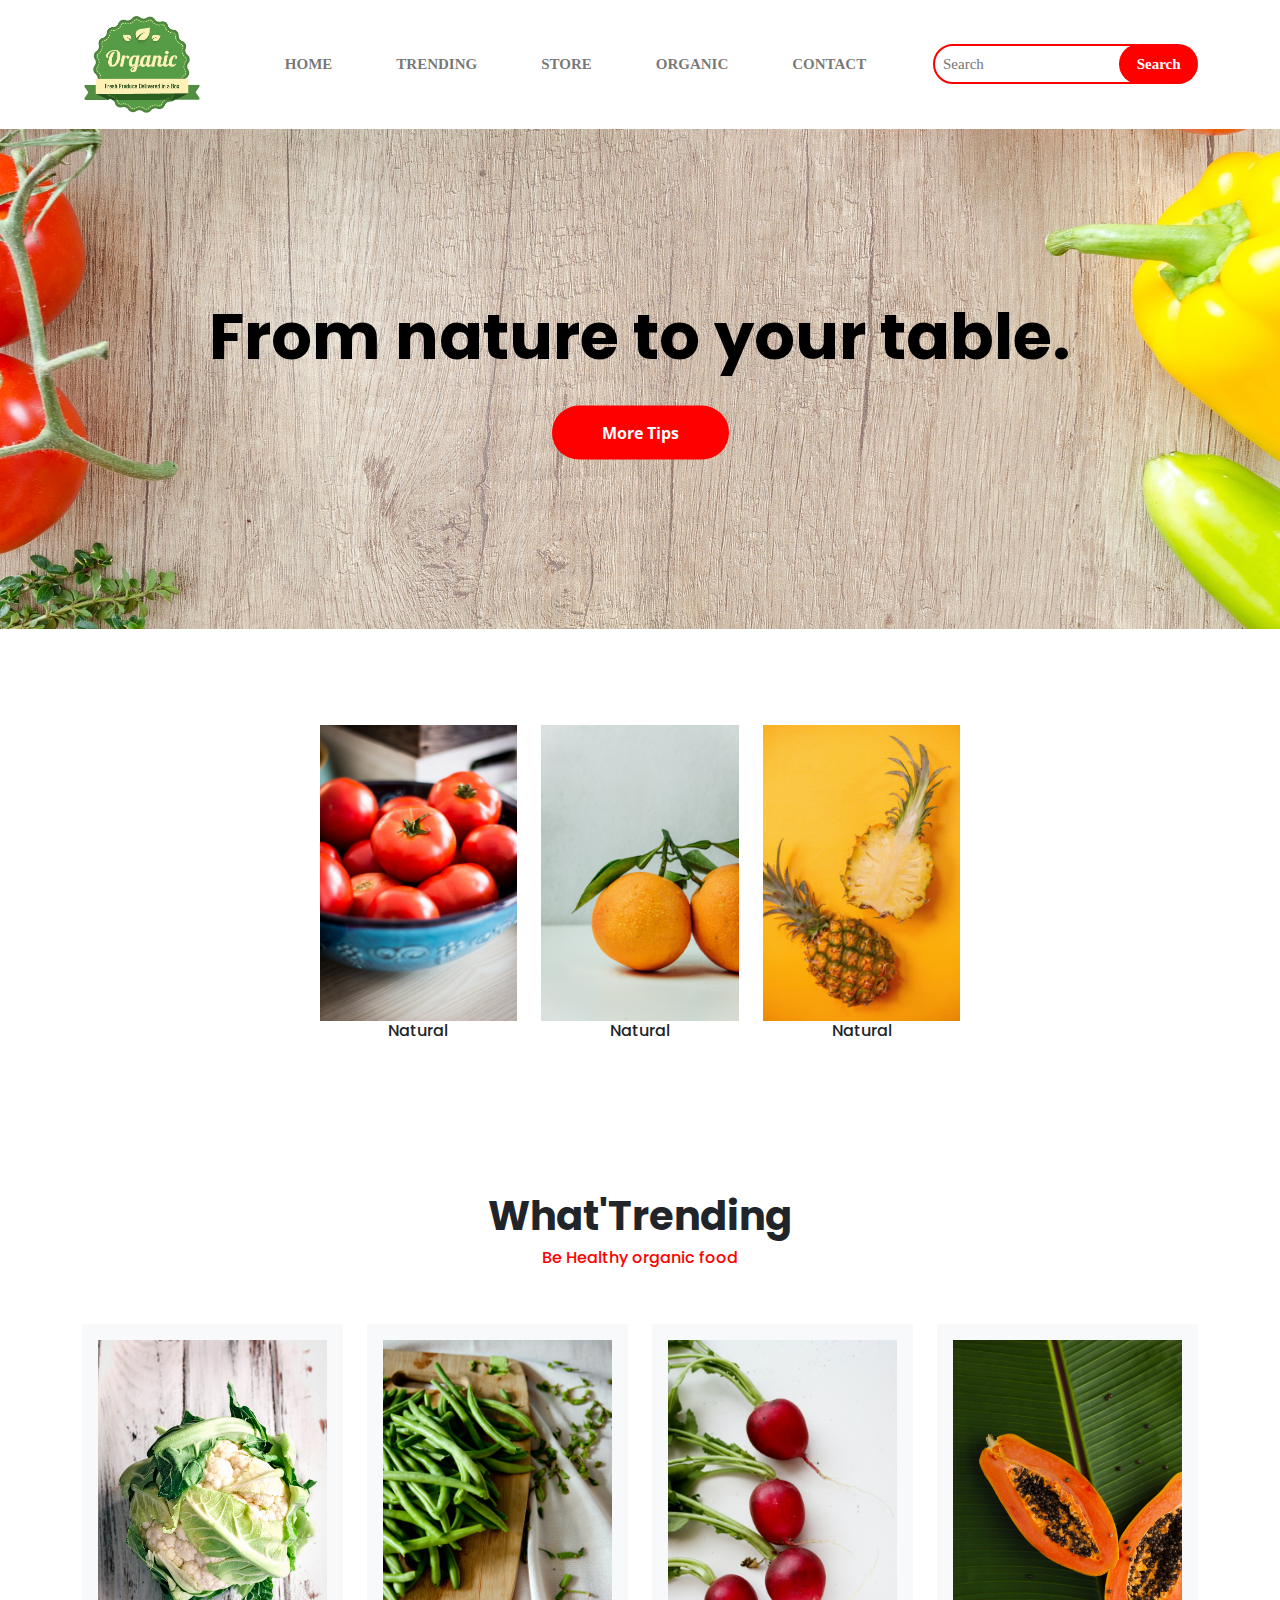
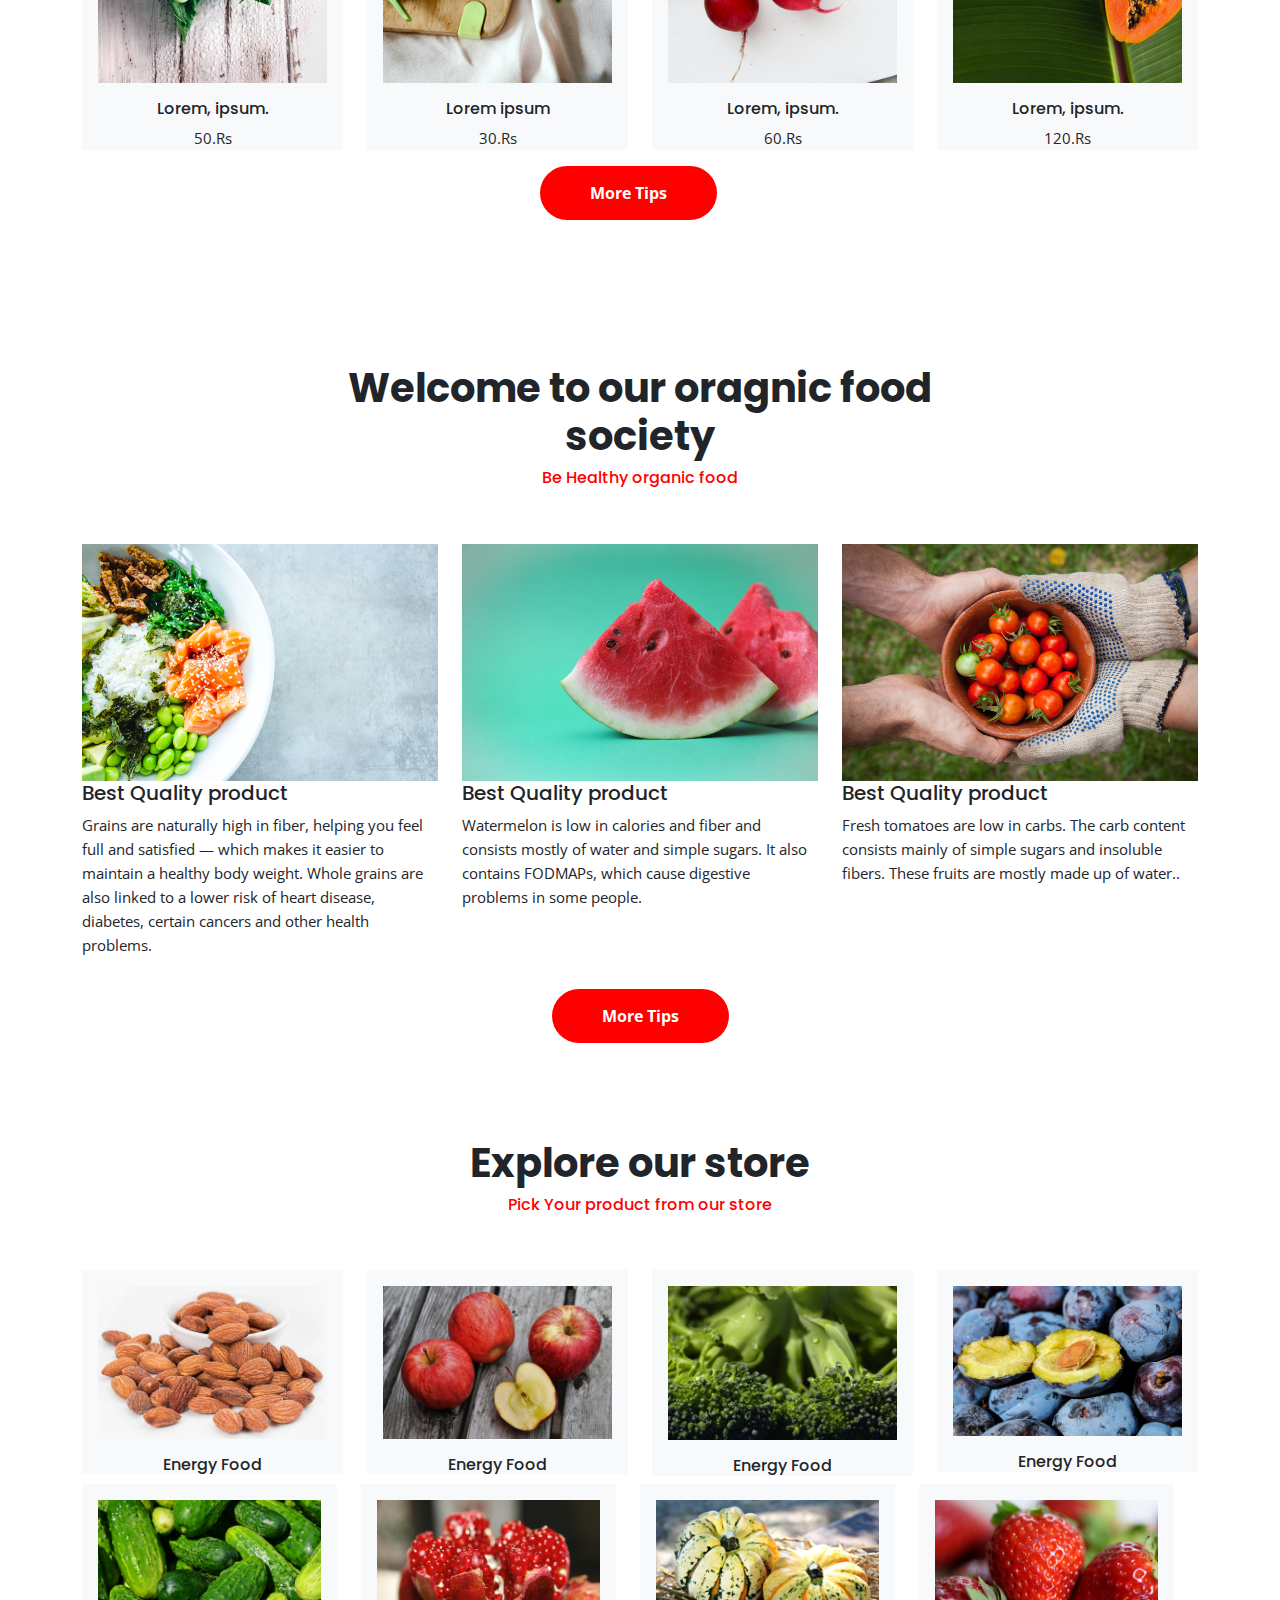
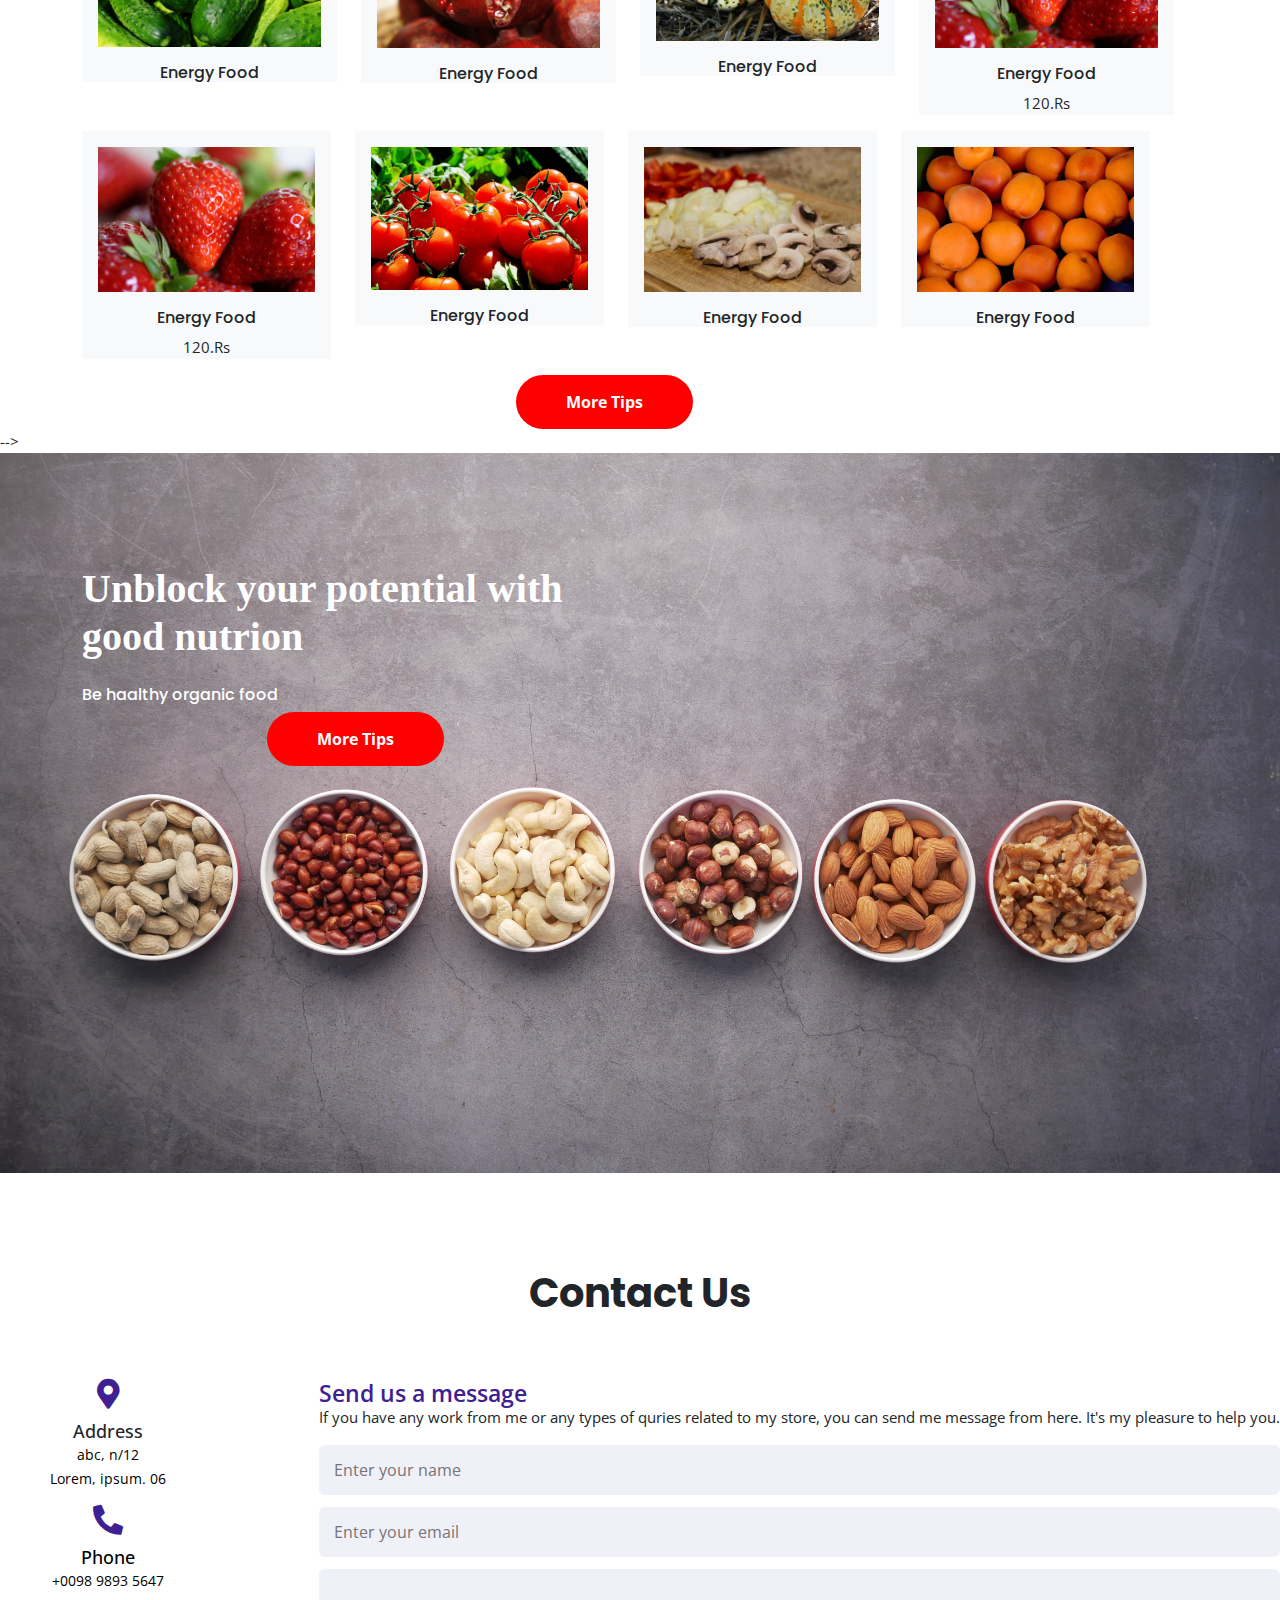
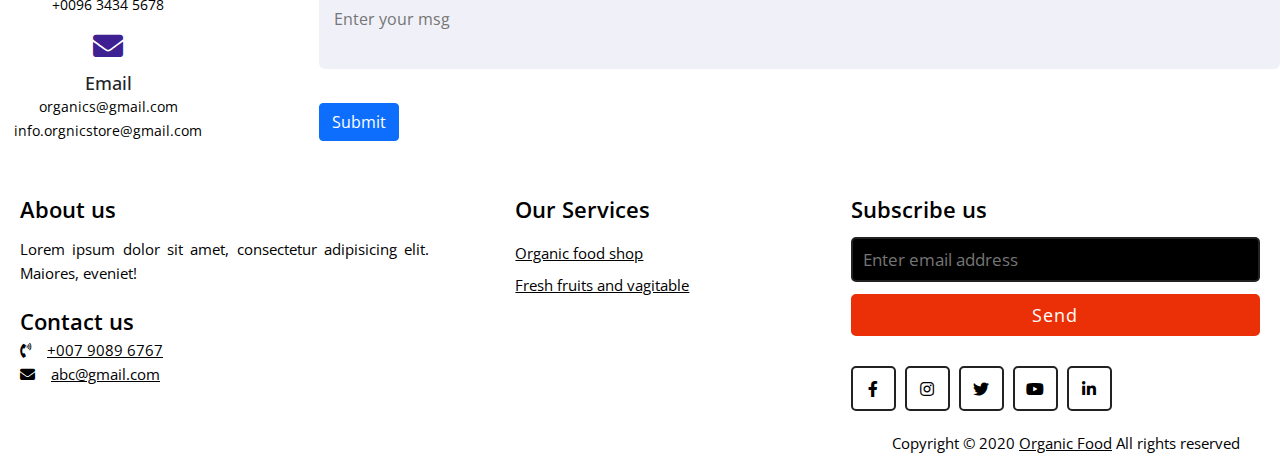
<file: index.html>
<!doctype html>
<html lang="en">

<head>
  <!-- Required meta tags -->
  <meta charset="utf-8">
  <meta name="viewport" content="width=device-width, initial-scale=1">
  <!-- font awsome link -->
  <link rel="stylesheet" href="https://cdnjs.cloudflare.com/ajax/libs/font-awesome/5.15.4/css/all.min.css"
    integrity="sha512-1ycn6IcaQQ40/MKBW2W4Rhis/DbILU74C1vSrLJxCq57o941Ym01SwNsOMqvEBFlcgUa6xLiPY/NS5R+E6ztJQ=="
    crossorigin="anonymous" referrerpolicy="no-referrer" />
  <!-- google font -->
  <link
    href="https://fonts.googleapis.com/css2?family=Open+Sans:ital,wght@0,300;0,400;0,500;0,600;0,700;0,800;1,300;1,400;1,500;1,600;1,700;1,800&family=Poppins:ital,wght@0,100;0,200;0,300;0,500;0,600;0,700;0,800;0,900;1,100;1,200;1,300;1,400;1,500;1,600;1,700;1,800;1,900&display=swap"
    rel="stylesheet">

  <!-- Bootstrap CSS -->
  <link href="css/bootstrap.min.css" rel="stylesheet">

  <title>Organic product shop</title>
  <link rel="stylesheet" href="css/style.css">
</head>

<body>
  <!-- navbar -->
  <nav class="navbar navbar-expand-lg navbar-light">
    <div class="container">
      <a class="navbar-brand" href="#">
        <img src="img1/og1.jpg" class="img-fluid">
      </a>
      <button class="navbar-toggler" type="button" data-bs-toggle="collapse" data-bs-target="#navbarScroll"
        aria-controls="navbarScroll" aria-expanded="false" aria-label="Toggle navigation">
        <span class="navbar-toggler-icon"></span>
      </button>
      <div class="collapse navbar-collapse" id="navbarScroll">
        <ul class="navbar-nav m-auto my-2 my-lg-0">
          <li class="nav-item">
            <a class="nav-link " href="index.html">Home</a>
          </li>
          <li class="nav-item">
            <a class="nav-link" href="trending.html">Trending</a>
          </li>
          <li class="nav-item">
            <a class="nav-link" href="store.html">Store</a>
          </li>
          <li class="nav-item">
            <a class="nav-link" href="organic.htm">Organic</a>
          </li>
          <li class="nav-item">
            <a class="nav-link" href="contact.html">contact</a>
          </li>
          <!-- <form class="d-flex">
            ui close nahi tha code me or ui ka wtna width nahi tha
            btn ke liye % use maat karo
            or aagar karna hai hai to ek div me wrap karo or uska specific width and high do
          </form> -->
        </ul>
        <form class="d-flex" style="font-family: Georgia, 'Times New Roman', Times, serif;">

          <input class=" px-2 search" type="search" placeholder="Search" aria-label="Search ">
          <button class="btn0" type="submit">Search</button>
        </form>
      </div>
    </div>
  </nav>
  <!-- ==============heading============== -->
  <section class="hero-banner-serction">
    <div class="container">
      <div class="banner-content">
        <h1>From nature to your table.</h1>
        <button type="button" class="btn banner-btn">More Tips</button>
      </div>
    </div>
  </section>
  <!-- ======================================== -->

  <section class="new">
    <div class="container py-5">
      <div class="row pt-5">
        <div class="col-lg-7 m-auto">
          <div class="row text-center">
            <div class="col-lg-4">
              <img src="img/f1.jpg" class="img-fluid" alt="tomato">
              <h6>Natural</h6>

            </div>
            <div class="col-lg-4">
              <img src="img/f18.jpg" class="img-fluid" alt="apple">
              <h6>Natural</h6>


            </div>
            <div class="col-lg-4">
              <img src="img/f17.jpg" class="img-fluid" alt="pine-apple">
              <h6>Natural</h6>

            </div>
          </div>
        </div>
      </div>
    </div>
  </section>
  <!-- =================Trending==================== -->
  <section class="product">
    <div class="container py-5">
      <div class="row py-5 ">
        <div class="col-lg-5 m-auto text-center">
          <h1>What'Trending</h1>
          <h6 style="color: red;">Be Healthy organic food</h6>
          </col-lg-5>
        </div>
      </div>
      <div class="row">
        <div class="col-lg-3 text-center">
          <div class="card-border-0 bg-light">
            <div class="card-body">
              <img src="img/p5.jpg" class="img-fluid" alt="vegetable">
            </div>
            <h6>Lorem, ipsum.</h6>
            <p>50.Rs</p>
          </div>
        </div>
        <div class="col-lg-3 text-center">
          <div class="card-border-0 bg-light">
            <div class="card-body">
              <img src="img/p2.jpg" class="img-fluid" alt="papaya">
            </div>
            <h6>Lorem ipsum</h6>
            <p>30.Rs</p>
          </div>
        </div>
        <div class="col-lg-3 text-center">
          <div class="card-border-0 bg-light">
            <div class="card-body">
              <img src="img/p4.jpg" class="img-fluid" alt="vegrtable">
            </div>
            <h6>Lorem, ipsum.</h6>
            <p>60.Rs</p>
          </div>
        </div>
        <div class="col-lg-3 text-center">
          <div class="card-border-0 bg-light">
            <div class="card-body">
              <img src="img/f3.jpg" class="img-fluid" alt="fruit">
            </div>
            <h6>Lorem, ipsum.</h6>
            <p>120.Rs</p>
          </div>
        </div>
        <div class="row">
          <div class="col-lg-6 text-center m-auto">
            <button type="button" class="btn banner-btn">More Tips</button>
          </div>
        </div>
      </div>
  </section>
  <!-- ===============about=============== -->
  <section class="about">
    <div class="container py-5">
      <div class="row py-5">
        <div class="col-lg-8 m-auto text-center">
          <h1>Welcome to our oragnic food society</h1>
          <h6 style="color: red;">Be Healthy organic food</h6>
        </div>
      </div>
      <div class="row">
        <div class="col-lg-4">
          <img src="img/v4.jpg" class="img-fluid mg-3" alt="#">
          <h5>Best Quality product</h5>
          <p>Grains are naturally high in fiber, helping you feel full and satisfied — which makes it easier to maintain
            a healthy body weight. Whole grains are also linked to a lower risk of heart disease, diabetes, certain
            cancers and other health problems.</p>
        </div>
        <div class="col-lg-4">
          <img src="img/f13.jpg" class="img-fluid mg-3" alt="#">
          <h5>Best Quality product</h5>
          <p>Watermelon is low in calories and fiber and consists mostly of water and simple sugars. It also contains
            FODMAPs, which cause digestive problems in some people.</p>
        </div>
        <div class="col-lg-4">
          <img src="img/f7.jpg" class="img-fluid mg-3" alt="#">
          <h5>Best Quality product</h5>
          <p>Fresh tomatoes are low in carbs. The carb content consists mainly of simple sugars and insoluble fibers.
            These fruits are mostly made up of water..</p>
        </div>
      </div>
      <div class="row pt-3">
        <div class="col-lg-6 text-center m-auto">
          <button type="button" class="btn banner-btn">More Tips</button>
        </div>
      </div>
    </div>

  </section>

  <!-- ============store============== -->
  <section class="shop">
    <div class="container">
      <div class="row py-5">
        <div class="col-lg-8 m-auto text-center">
          <h1>Explore our store</h1>
          <h6 style="color: red;">Pick Your product from our store</h6>
        </div>
      </div>
      <div class="row">
        <div class="col-lg-3 text-center">
          <div class="card-border-0 bg-light">
            <div class="card-body">
              <img src="img1/almonds-g67d3760c7_1920.jpg" class="img-fluid" alt="#">
            </div>
            <h6>Energy Food</h6>

          </div>
        </div>
        <div class="col-lg-3 text-center">
          <div class="card-border-0 bg-light">
            <div class="card-body">
              <img src="img1/apples-g957009bf5_1920.jpg" class="img-fluid" alt="#">
            </div>
            <h6>Energy Food</h6>

          </div>
        </div>
        <div class="col-lg-3 text-center">
          <div class="card-border-0 bg-light">
            <div class="card-body">
              <img src="img1/broccoli-g4f60f87d7_1920.jpg" class="img-fluid" alt="#">
            </div>
            <h6>Energy Food</h6>

          </div>
        </div>
        <div class="col-lg-3 text-center">
          <div class="card-border-0 bg-light">
            <div class="card-body">
              <img src="img1/plum-g4da29a8f8_1920.jpg" class="img-fluid" alt="#">
            </div>
            <h6>Energy Food</h6>

          </div>
        </div>
        <div class="row">
          <div class="col-lg-3 text-center">
            <div class="card-border-0 bg-light">
              <div class="card-body">
                <img src="img1/cucumbers-ga51407647_1920.jpg" class="img-fluid" alt="#">
              </div>
              <h6>Energy Food</h6>

            </div>
          </div>
          <div class="col-lg-3 text-center">
            <div class="card-border-0 bg-light">
              <div class="card-body">
                <img src="img1/pomegranate-g545a23ee9_1920.jpg" class="img-fluid" alt="#">
              </div>
              <h6>Energy Food</h6>

            </div>
          </div>
          <div class="col-lg-3 text-center">
            <div class="card-border-0 bg-light">
              <div class="card-body">
                <img src="img1/pumpkins-g3eee99b9d_1920.jpg" class="img-fluid" alt="#">
              </div>
              <h6>Energy Food</h6>

            </div>
          </div>
          <div class="col-lg-3 text-center">
            <div class="card-border-0 bg-light">
              <div class="card-body">
                <img src="img1/strawberries-g7816f355e_1920.jpg" class="img-fluid" alt="#">
              </div>
              <h6>Energy Food</h6>
              <p>120.Rs</p>
            </div>
          </div>
          <div class="row">
            <div class="col-lg-3 text-center">
              <div class="card-border-0 bg-light">
                <div class="card-body">
                  <img src="img1/strawberries-g7816f355e_1920.jpg" class="img-fluid" alt="#">
                </div>
                <h6>Energy Food</h6>
                <p>120.Rs</p>
              </div>
            </div>
            <div class="col-lg-3 text-center">
              <div class="card-border-0 bg-light">
                <div class="card-body">
                  <img src="img1/tomatoes-gaffb5860d_1280.jpg" class="img-fluid" alt="#">
                </div>
                <h6>Energy Food</h6>

              </div>
            </div>
            <div class="col-lg-3 text-center">
              <div class="card-border-0 bg-light">
                <div class="card-body">
                  <img src="img1/mushrooms-g2ba27b03f_1920.jpg" class="img-fluid" alt="#">
                </div>
                <h6>Energy Food</h6>

              </div>
            </div>
            <div class="col-lg-3 text-center">
              <div class="card-border-0 bg-light">
                <div class="card-body">
                  <img src="img1/apricots-gd091bd028_1920.jpg" class="img-fluid" alt="#">
                </div>
                <h6>Energy Food</h6>

              </div>
            </div>
            <div class="row">
              <div class="col-lg-6 text-center m-auto">
                <button type="button" class="btn banner-btn">More Tips</button>
              </div>
            </div>

          </div>
  </section>-->
  <!-- =======================apple============================== -->
  <section class="apple py-5">
    <div class="container text-white py-5">
      <div class="row">
        <div class="col-lg-6">
          <h1 class="font-weight-bold py-3">Unblock your potential with good nutrion</h1>
          <h6>Be haalthy organic food</h6>
          <button type="button" class="btn banner-btn">More Tips</button>

        </div>
      </div>
    </div>
  </section>


  <!-- ========================contact us=============================== -->
  <section class="contact mt-3">
    <h1 class="m-5 text-center pt-5">Contact Us</h1>
    <div class="container1">
      <div class="content">
        <div class="left-side">
          <div class="address details">
            <i class="fas fa-map-marker-alt"></i>
            <div class="topic">Address</div>
            <div class="text-one" style="color:black ;">abc, n/12</div>
            <div class="text-two" style="color:black ;">Lorem, ipsum. 06</div>
          </div>
          <div class="phone details" style="color: black;">
            <i class="fas fa-phone-alt"></i>
            <div class="topic">Phone</div>
            <div class="text-one" style="color:black ;">+0098 9893 5647</div>
            <div class="text-two" style="color:black ;">+0096 3434 5678</div>
          </div>
          <div class="email details">
            <i class="fas fa-envelope"></i>
            <div class="topic">Email</div>
            <div class="text-one" style="color:black ;">organics@gmail.com</div>
            <div class="text-two" style="color:black ;">info.orgnicstore@gmail.com</div>
          </div>

        </div>
        <div class="right-side">
          <div class="topic-text">Send us a message</div>
          <p>If you have any work from me or any types of quries related to my store, you can send me message from here.
            It's my pleasure to help you.</p>
          <form action="#">
            <div class="input-box">
              <input type="text" placeholder="Enter your name">
            </div>
            <div class="input-box">
              <input type="text" placeholder="Enter your email">
            </div>
            <div class="input-box message-box">
              <div class="text-area " style="height:100px; ">
                <input type="text-area" placeholder="Enter your msg">
              </div>

            </div>
            <div class="button">
              <button type="submit" class="btn btn-primary">Submit</button>
            </div>
          </form>
        </div>
      </div>
    </div>
  </section>
  <!-- =======================footer======================== -->
  <section class="footer">
    <footer>
      <div class="content">
        <div class="left box">
          <div class="upper">
            <div class="topic">About us</div>
            <p>Lorem ipsum dolor sit amet, consectetur adipisicing elit. Maiores, eveniet!</p>
          </div>
          <div class="lower">
            <div class="topic">Contact us</div>
            <div class="phone">
              <a href="#"><i class="fas fa-phone-volume"></i>+007 9089 6767</a>
            </div>
            <div class="email">
              <a href="#"><i class="fas fa-envelope"></i>abc@gmail.com</a>
            </div>
          </div>
        </div>
        <div class="middle box">
          <div class="topic">Our Services</div>
          <div><a href="#">Organic food shop</a></div>
          <div><a href="#">Fresh fruits and vagitable</a></div>

        </div>
        <div class="right box">
          <div class="topic">Subscribe us</div>
          <form action="#">
            <input type="text" placeholder="Enter email address">
            <input type="submit" name="" value="Send">
            <div class="media-icons">
              <a href="#"><i class="fab fa-facebook-f"></i></a>
              <a href="#"><i class="fab fa-instagram"></i></a>
              <a href="#"><i class="fab fa-twitter"></i></a>
              <a href="#"><i class="fab fa-youtube"></i></a>
              <a href="#"><i class="fab fa-linkedin-in"></i></a>
            </div>
          </form>
        </div>
      </div>
      <div class="bottom">
        <p>Copyright © 2020 <a href="#">Organic Food</a> All rights reserved</p>
      </div>
    </footer>

  </section>

  <script src="js/bootstrap.bundle.min.js"></script>
</body>

</html>
</file>
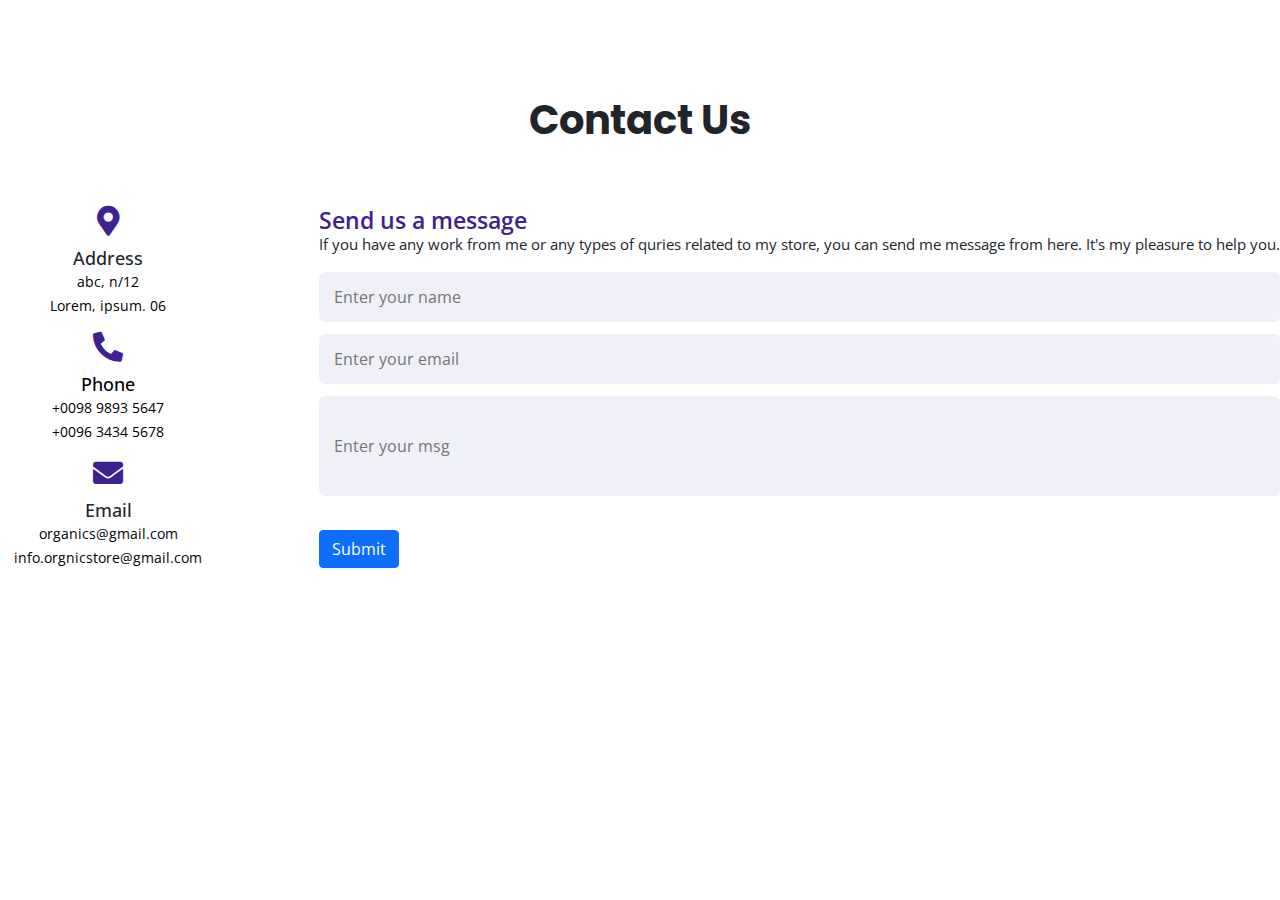
<file: contact.html>
<!DOCTYPE html>
<html lang="en">
<head>
   <!-- Required meta tags -->
   <meta charset="utf-8">
   <meta name="viewport" content="width=device-width, initial-scale=1">
   <!-- font awsome link -->
   <link rel="stylesheet" href="https://cdnjs.cloudflare.com/ajax/libs/font-awesome/5.15.4/css/all.min.css" integrity="sha512-1ycn6IcaQQ40/MKBW2W4Rhis/DbILU74C1vSrLJxCq57o941Ym01SwNsOMqvEBFlcgUa6xLiPY/NS5R+E6ztJQ==" crossorigin="anonymous" referrerpolicy="no-referrer" />
   <!-- google font -->
   <link href="https://fonts.googleapis.com/css2?family=Open+Sans:ital,wght@0,300;0,400;0,500;0,600;0,700;0,800;1,300;1,400;1,500;1,600;1,700;1,800&family=Poppins:ital,wght@0,100;0,200;0,300;0,500;0,600;0,700;0,800;0,900;1,100;1,200;1,300;1,400;1,500;1,600;1,700;1,800;1,900&display=swap" rel="stylesheet">
 
   <!-- Bootstrap CSS -->
   <link href="css/bootstrap.min.css" rel="stylesheet">
 
   <title>Contact</title>
   <link rel="stylesheet" href="css/style.css">
</head>
<body>
  <section class="contact mt-3">
    <h1 class="m-5 text-center pt-5">Contact Us</h1>
  <div class="container1">
    <div class="content">
      <div class="left-side">
        <div class="address details">
          <i class="fas fa-map-marker-alt"></i>
          <div class="topic">Address</div>
          <div class="text-one" style="color:black ;">abc, n/12</div>
          <div class="text-two" style="color:black ;">Lorem, ipsum. 06</div>
        </div>
        <div class="phone details" style="color: black;">
          <i class="fas fa-phone-alt"></i>
          <div class="topic">Phone</div>
          <div class="text-one" style="color:black ;">+0098 9893 5647</div>
          <div class="text-two" style="color:black ;">+0096 3434 5678</div>
        </div>
        <div class="email details">
          <i class="fas fa-envelope"></i>
          <div class="topic">Email</div>
          <div class="text-one" style="color:black ;">organics@gmail.com</div>
          <div class="text-two" style="color:black ;">info.orgnicstore@gmail.com</div>
        </div>
        
      </div>
      <div class="right-side">
        <div class="topic-text">Send us a message</div>
        <p>If you have any work from me or any types of quries related to my store, you can send me message from here. It's my pleasure to help you.</p>
      <form action="#">
        <div class="input-box">
          <input type="text" placeholder="Enter your name">
        </div>
        <div class="input-box">
          <input type="text" placeholder="Enter your email">
        </div>
        <div class="input-box message-box">
          <div class="text-area " style="height:100px; ">
            <input type="text-area" placeholder="Enter your msg">
          </div>
          
        </div>
        <div class="button">
          <button type="submit" class="btn btn-primary">Submit</button>
        </div>
      </form>
    </div>
    </div>
  </div>
</section>
</file>
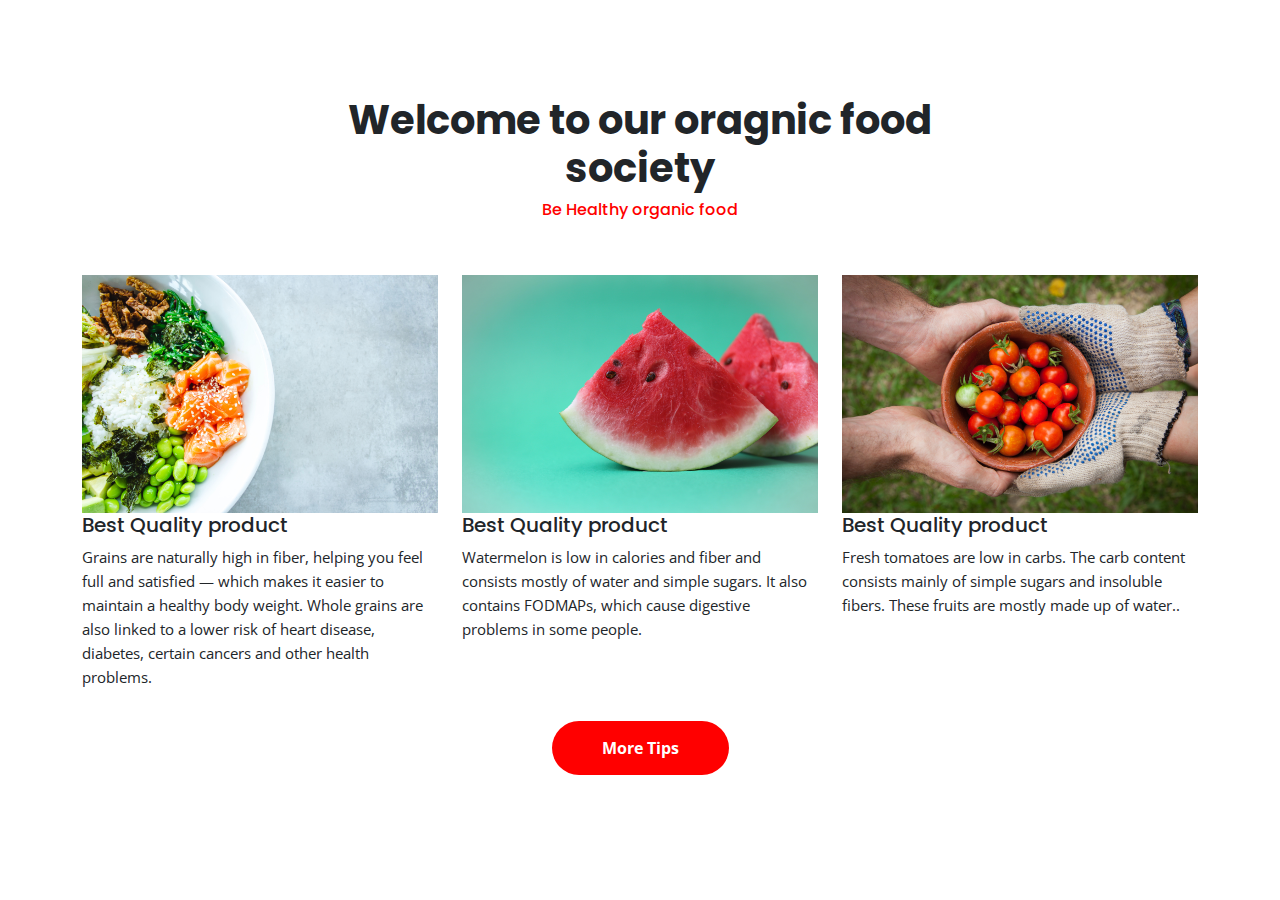
<file: organic.html>
<!DOCTYPE html>
<html lang="en">
<head>
      <!-- Required meta tags -->
  <meta charset="utf-8">
  <meta name="viewport" content="width=device-width, initial-scale=1">
  <!-- font awsome link -->
  <link rel="stylesheet" href="https://cdnjs.cloudflare.com/ajax/libs/font-awesome/5.15.4/css/all.min.css" integrity="sha512-1ycn6IcaQQ40/MKBW2W4Rhis/DbILU74C1vSrLJxCq57o941Ym01SwNsOMqvEBFlcgUa6xLiPY/NS5R+E6ztJQ==" crossorigin="anonymous" referrerpolicy="no-referrer" />
  <!-- google font -->
  <link href="https://fonts.googleapis.com/css2?family=Open+Sans:ital,wght@0,300;0,400;0,500;0,600;0,700;0,800;1,300;1,400;1,500;1,600;1,700;1,800&family=Poppins:ital,wght@0,100;0,200;0,300;0,500;0,600;0,700;0,800;0,900;1,100;1,200;1,300;1,400;1,500;1,600;1,700;1,800;1,900&display=swap" rel="stylesheet">

  <!-- Bootstrap CSS -->
  <link href="css/bootstrap.min.css" rel="stylesheet">

  <title>Organic</title>
  <link rel="stylesheet" href="css/style.css">
</head>
<body>
  <section class="about">
    <div class="container py-5">
      <div class="row py-5">
        <div class="col-lg-8 m-auto text-center">
          <h1>Welcome to our oragnic food society</h1>
          <h6 style="color: red;">Be Healthy organic food</h6>
        </div>
        </div>
        <div class="row">
          <div class="col-lg-4">
            <img src="img/v4.jpg" class="img-fluid mg-3" alt="#">
            <h5>Best Quality product</h5>
            <p>Grains are naturally high in fiber, helping you feel full and satisfied — which makes it easier to maintain a healthy body weight. Whole grains are also linked to a lower risk of heart disease, diabetes, certain cancers and other health problems.</p>
          </div>
          <div class="col-lg-4">
            <img src="img/f13.jpg" class="img-fluid mg-3" alt="#">
            <h5>Best Quality product</h5>
            <p>Watermelon is low in calories and fiber and consists mostly of water and simple sugars. It also contains FODMAPs, which cause digestive problems in some people.</p>
          </div>
          <div class="col-lg-4">
            <img src="img/f7.jpg" class="img-fluid mg-3" alt="#">
            <h5>Best Quality product</h5>
            <p>Fresh tomatoes are low in carbs. The carb content consists mainly of simple sugars and insoluble fibers. These fruits are mostly made up of water..</p>
          </div>
        </div>
        <div class="row pt-3">
          <div class="col-lg-6 text-center m-auto">
            <button type="button" class="btn banner-btn">More Tips</button>
          </div>
        </div>
      </div>
  
  </section>
</file>
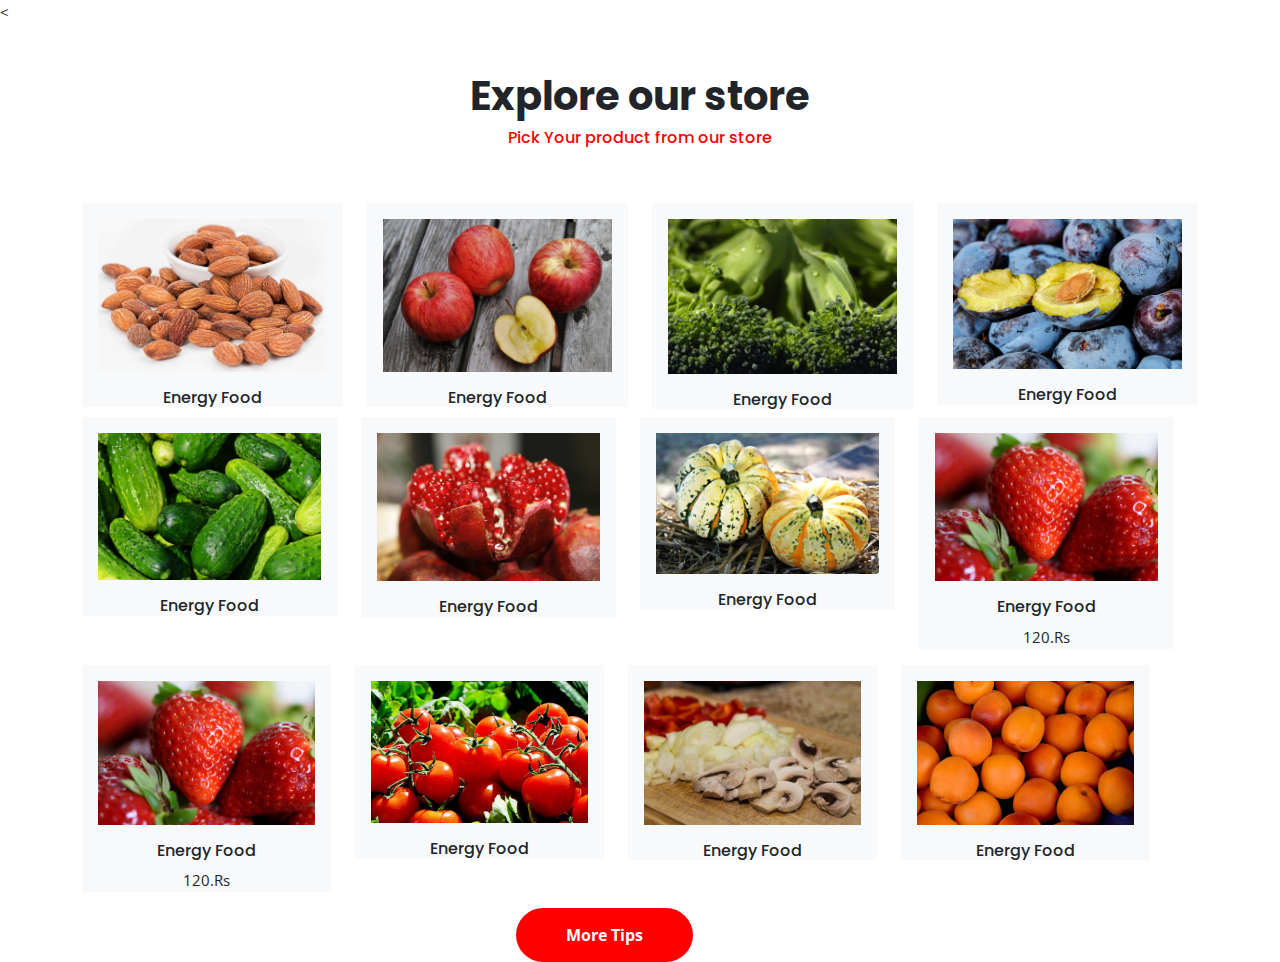
<file: store.html>
<!DOCTYPE html>
<html lang="en">
<head>
    < <!-- Required meta tags -->
    <meta charset="utf-8">
    <meta name="viewport" content="width=device-width, initial-scale=1">
    <!-- font awsome link -->
    <link rel="stylesheet" href="https://cdnjs.cloudflare.com/ajax/libs/font-awesome/5.15.4/css/all.min.css" integrity="sha512-1ycn6IcaQQ40/MKBW2W4Rhis/DbILU74C1vSrLJxCq57o941Ym01SwNsOMqvEBFlcgUa6xLiPY/NS5R+E6ztJQ==" crossorigin="anonymous" referrerpolicy="no-referrer" />
    <!-- google font -->
    <link href="https://fonts.googleapis.com/css2?family=Open+Sans:ital,wght@0,300;0,400;0,500;0,600;0,700;0,800;1,300;1,400;1,500;1,600;1,700;1,800&family=Poppins:ital,wght@0,100;0,200;0,300;0,500;0,600;0,700;0,800;0,900;1,100;1,200;1,300;1,400;1,500;1,600;1,700;1,800;1,900&display=swap" rel="stylesheet">
  
    <!-- Bootstrap CSS -->
    <link href="css/bootstrap.min.css" rel="stylesheet">
  
    <title>Store</title>
    <link rel="stylesheet" href="css/style.css">

  <!-- <title>Organic product shop</title> -->
  <!-- <link rel="stylesheet" href="style.css"> -->
</head>
<body>
  <section class="shop">
    <div class="container">
      <div class="row py-5">
        <div class="col-lg-8 m-auto text-center">
          <h1>Explore our store</h1>
          <h6 style="color: red;">Pick Your product from our store</h6>
        </div>
        </div>
        <div class="row">
          <div class="col-lg-3 text-center">
            <div class="card-border-0 bg-light">
            <div class="card-body">
              <img src="img1/almonds-g67d3760c7_1920.jpg" class="img-fluid" alt="#">
            </div>
            <h6>Energy Food</h6>
            
          </div>
        </div>
        <div class="col-lg-3 text-center">
          <div class="card-border-0 bg-light">
          <div class="card-body">
            <img src="img1/apples-g957009bf5_1920.jpg" class="img-fluid" alt="#">
          </div>
          <h6>Energy Food</h6>
        
        </div>
      </div>
      <div class="col-lg-3 text-center">
        <div class="card-border-0 bg-light">
        <div class="card-body">
          <img src="img1/broccoli-g4f60f87d7_1920.jpg" class="img-fluid" alt="#">
        </div>
        <h6>Energy Food</h6>
       
      </div>
      </div>
      <div class="col-lg-3 text-center">
        <div class="card-border-0 bg-light">
        <div class="card-body">
          <img src="img1/plum-g4da29a8f8_1920.jpg" class="img-fluid" alt="#">
        </div>
        <h6>Energy Food</h6>
       
      </div>
      </div>
      <div class="row">
        <div class="col-lg-3 text-center">
          <div class="card-border-0 bg-light">
          <div class="card-body">
            <img src="img1/cucumbers-ga51407647_1920.jpg" class="img-fluid" alt="#">
          </div>
          <h6>Energy Food</h6>
          
        </div>
      </div>
      <div class="col-lg-3 text-center">
        <div class="card-border-0 bg-light">
        <div class="card-body">
          <img src="img1/pomegranate-g545a23ee9_1920.jpg" class="img-fluid" alt="#">
        </div>
        <h6>Energy Food</h6>
       
      </div>
    </div>
    <div class="col-lg-3 text-center">
      <div class="card-border-0 bg-light">
      <div class="card-body">
        <img src="img1/pumpkins-g3eee99b9d_1920.jpg" class="img-fluid" alt="#">
      </div>
      <h6>Energy Food</h6>
    
    </div>
    </div>
    <div class="col-lg-3 text-center">
      <div class="card-border-0 bg-light">
      <div class="card-body">
        <img src="img1/strawberries-g7816f355e_1920.jpg" class="img-fluid" alt="#">
      </div>
      <h6>Energy Food</h6>
      <p>120.Rs</p>
    </div>
    </div>
    <div class="row">
      <div class="col-lg-3 text-center">
        <div class="card-border-0 bg-light">
        <div class="card-body">
          <img src="img1/strawberries-g7816f355e_1920.jpg" class="img-fluid" alt="#">
        </div>
        <h6>Energy Food</h6>
        <p>120.Rs</p>
      </div>
    </div>
    <div class="col-lg-3 text-center">
      <div class="card-border-0 bg-light">
      <div class="card-body">
        <img src="img1/tomatoes-gaffb5860d_1280.jpg" class="img-fluid" alt="#">
      </div>
      <h6>Energy Food</h6>
      
    </div>
  </div>
  <div class="col-lg-3 text-center">
    <div class="card-border-0 bg-light">
    <div class="card-body">
      <img src="img1/mushrooms-g2ba27b03f_1920.jpg" class="img-fluid" alt="#">
    </div>
    <h6>Energy Food</h6>
   
  </div>
  </div>
  <div class="col-lg-3 text-center">
    <div class="card-border-0 bg-light">
    <div class="card-body">
      <img src="img1/apricots-gd091bd028_1920.jpg" class="img-fluid" alt="#">
    </div>
    <h6>Energy Food</h6>
  
  </div>
  </div>
  <div class="row">
    <div class="col-lg-6 text-center m-auto">
      <button type="button" class="btn banner-btn">More Tips</button>
    </div>
  </div>
  
    </div>
  </section>
</file>
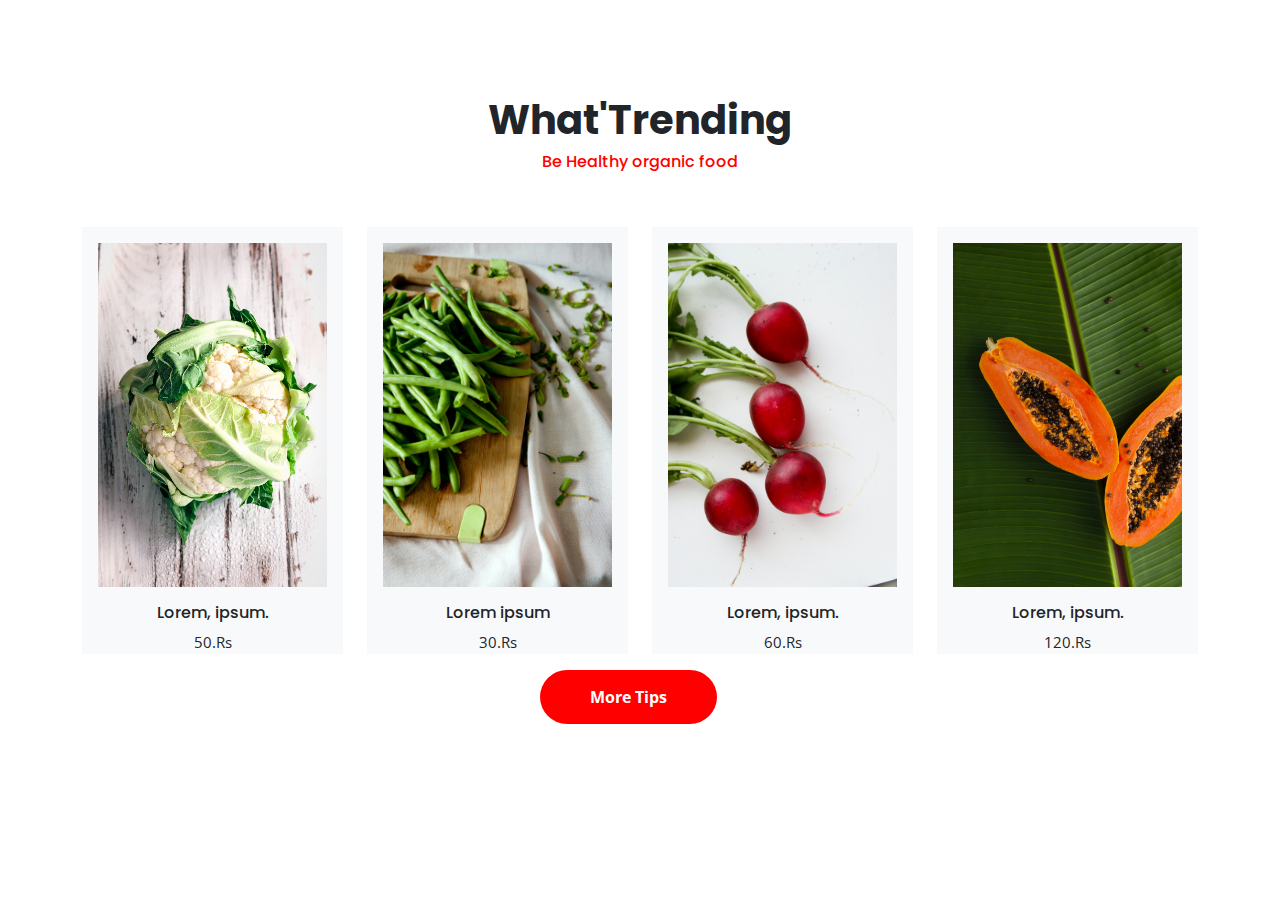
<file: trending.html>
<!DOCTYPE html>
<html lang="en">
<head>
     <!-- Required meta tags -->
  <meta charset="utf-8">
  <meta name="viewport" content="width=device-width, initial-scale=1">
  <!-- font awsome link -->
  <link rel="stylesheet" href="https://cdnjs.cloudflare.com/ajax/libs/font-awesome/5.15.4/css/all.min.css" integrity="sha512-1ycn6IcaQQ40/MKBW2W4Rhis/DbILU74C1vSrLJxCq57o941Ym01SwNsOMqvEBFlcgUa6xLiPY/NS5R+E6ztJQ==" crossorigin="anonymous" referrerpolicy="no-referrer" />
  <!-- google font -->
  <link href="https://fonts.googleapis.com/css2?family=Open+Sans:ital,wght@0,300;0,400;0,500;0,600;0,700;0,800;1,300;1,400;1,500;1,600;1,700;1,800&family=Poppins:ital,wght@0,100;0,200;0,300;0,500;0,600;0,700;0,800;0,900;1,100;1,200;1,300;1,400;1,500;1,600;1,700;1,800;1,900&display=swap" rel="stylesheet">

  <!-- Bootstrap CSS -->
  <link href="css/bootstrap.min.css" rel="stylesheet">
  <link rel="stylesheet" href="css/style.css">
</head>
<body>
    <!-- =================Trending==================== -->
 <section class="product">
  <div class="container py-5">
    <div class="row py-5 ">
      <div class="col-lg-5 m-auto text-center">
        <h1>What'Trending</h1>
        <h6 style="color: red;">Be Healthy organic food</h6>
    </col-lg-5>
    </div>
  </div>
  <div class="row">
    <div class="col-lg-3 text-center">
      <div class="card-border-0 bg-light">
      <div class="card-body">
        <img src="img/p5.jpg" class="img-fluid" alt="vegetable">
      </div>
      <h6>Lorem, ipsum.</h6>
      <p>50.Rs</p>
    </div>
  </div>
  <div class="col-lg-3 text-center">
    <div class="card-border-0 bg-light">
    <div class="card-body">
      <img src="img/p2.jpg" class="img-fluid" alt="papaya">
    </div>
    <h6>Lorem ipsum</h6>
    <p>30.Rs</p>
  </div>
</div>
<div class="col-lg-3 text-center">
  <div class="card-border-0 bg-light">
  <div class="card-body">
    <img src="img/p4.jpg" class="img-fluid" alt="vegrtable">
  </div>
  <h6>Lorem, ipsum.</h6>
  <p>60.Rs</p>
</div>
</div>
<div class="col-lg-3 text-center">
  <div class="card-border-0 bg-light">
  <div class="card-body">
    <img src="img/f3.jpg" class="img-fluid" alt="fruit">
  </div>
  <h6>Lorem, ipsum.</h6>
  <p>120.Rs</p>
</div>
</div>
<div class="row">
  <div class="col-lg-6 text-center m-auto">
    <button type="button" class="btn banner-btn">More Tips</button>
  </div>
</div>
</div>
</section>
</file>
<file: css/style.css>
*{
    margin:0;
    padding: 0;
    box-sizing: border-box;
}
body{
  font-size:15px;
  font-family: 'Open Sans', sans-serif;  
  line-height: 24px;
}
h1,h2,h3,h4,h5,h6{
  font-family: 'Poppins', sans-serif;
}
.navbar-brand{
    font-size: 700;
    color: black;
    font-family: 'Open Sans', sans-serif;
    color: rgb(59, 205, 59);
    font: bold;
}
.navbar-brand img{
  width:120px;
}
.navbar-brand:hover{
    color: black;
}
.nav-link{
  color: black;
  padding: 40px 60px;
  display: block;
  margin: 0 24px;
  text-transform: uppercase;
  font-family: Georgia, 'Times New Roman', Times, serif;
  font-weight: 600;
}
.nav-link:hover{
    color:black;
}
.search{
    height: 40px;
    width: 100%;
    border-radius: 60px;
    outline: none;
    margin-right: -35px;
    border:2px solid red;
}
.btn0{
    height: 40px;
    width: 6rem;
    border:none;
    outline: none;
    background: red;
    color: white;
    font-weight: 700;
    border-radius: 60px;
    float: left;   
}

/*================================
        Banner Section
==================================*/
.hero-banner-serction{
    background: url("../img1/bk1.jpg");
    background-repeat: no-repeat;
    background-size: cover;
    background-position: center;
    height: 500px;
    width:100%;
    position: relative;
}
.banner-content{
  position: absolute;
  transform: translate(-50%, -50%);
  top:50%;
  left:50%;
  width: 100%;
}
.banner-content h1{
  font-size: 64px;
  color:#000;
  text-align: center;
  margin-bottom: 30px;
}
.banner-btn{
    padding: 15px 50px;
    border: none;
    outline: none;
    background-color: red;
    color: white;
    font-weight: 700;
    border-radius: 40px;
    margin: 0 auto;
    display: table;
}
.banner-btn:hover{
    background-color: #377307;
    color:#fff;
    transition: 0.5s;
}
@media(min-width:320px){
  .banner-content h1{
      font-size: 34px;
    }
  }
@media(min-width:576px){
  .banner-content h1{
      font-size: 40px;
    }
  }
@media(min-width:768px){
  .banner-content h1{
      font-size: 40px;
    }
  }
@media(min-width:992px){
.banner-content h1{
    font-size: 64px;
    color:#000;
    text-align: center;
    margin-bottom: 30px;
  }
}









h1{
    font-weight: 700;
}
.card:hover{
    -webkit-box-shadow: -4px -1px 34px -6px rgba(0,0,0,0.75);
-moz-box-shadow: -4px -1px 34px -6px rgba(0,0,0,0.75);
box-shadow: -4px -1px 34px -6px rgba(0,0,0,0.75);
transition: 0.5s;
}
.apple{
    background: url("../img/b1.jpg");
    background-size: cover;
    width: 100%;
    height: 80vh;
    background-repeat: no-repeat;
}
.apple h1{
    font-family: Cambria, Cochin, Georgia, Times, 'Times New Roman', serif;
}

/* ===================css form================= */

/* .container1{
box-sizing: content-box;
margin-left: 150px;
text-align: center;
  width: 75%;
  background: #fff;
  border-radius: 6px;
  padding: 20px 60px 30px 40px;
  box-shadow: 0 5px 10px rgba(0, 0, 0, 0.2);
background-color: bisque;
 
} */
.container1 .content{
  display: flex;
  align-items: center;
  justify-content: space-between;
}
.container .content .left-side{
  width: 25%;
  height: 100%;
  display: flex;
  flex-direction: column;
  align-items: center;
  justify-content: center;
  margin-top: 15px;
  position: relative;

}
.content .left-side::before{
  content: '';
  position: absolute;
  height: 70%;
  width: 2px;
  right: -15px;
  top: 50%;
  transform: translateY(-50%);
  background: #afafb6;
}
.content .left-side .details{
  margin: 14px;
  text-align: center;
}
.content .left-side .details i{
  font-size: 30px;
  color: #3e2093;
  margin-bottom: 10px;
}
.content .left-side .details .topic{
  font-size: 18px;
  font-weight: 500;
}
.content .left-side .details .text-one,
.content .left-side .details .text-two{
  font-size: 14px;
  color: #afafb6;
}
.container .content .right-side{
  width: 75%;
  margin-left: 75px;
}
.content .right-side .topic-text{
  font-size: 23px;
  font-weight: 600;
  color: #3e2093;
}
.right-side .input-box{
  height: 50px;
  width: 100%;
  margin: 12px 0;
}
.right-side .input-box input,
.right-side .input-box textarea{
  height: 100%;
  width: 100%;
  border: none;
  outline: none;
  font-size: 16px;
  background: #F0F1F8;
  border-radius: 6px;
  padding: 0 15px;
  resize: none;
}
.right-side .message-box{
  min-height: 110px;
}
.right-side .input-box textarea{
  padding-top: 6px;
}
.right-side .button{
  display: inline-block;
  margin-top: 12px;
}
.right-side .button input[type="button"]{
  color: #fff;
  font-size: 18px;
  outline: none;
  border: none;
  padding: 8px 16px;
  border-radius: 6px;
  background: #3e2093;
  cursor: pointer;
  transition: all 0.3s ease;
}
.button input[type="button"]:hover{
  background: #5029bc;
}

@media (max-width: 950px) {
  /* .container{
    width: 90%;
    padding: 30px 40px 40px 35px ;
  }
  .container .content .right-side{
   width: 75%;
   margin-left: 55px;
} */
}
@media (max-width: 820px) {
  /* .container{
    margin: 40px 0;
    height: 100%;
  } */
  .container .content{
    flex-direction: column-reverse;
  }
 .container .content .left-side{
   width: 100%;
   flex-direction: row;
   margin-top: 40px;
   justify-content: center;
   flex-wrap: wrap;
 }
 .container .content .left-side::before{
   display: none;
 }
 .container .content .right-side{
   width: 100%;
   margin-left: 0;
 }
}



/* ===================footer===================== */




footer{
  width: 100%;
  position: relative;
  bottom: 0;
  left: 0;
  margin-top:20px;
  
  
}
footer .content{
  max-width: 1350px;
  margin: auto;
  padding: 20px;
  display: flex;
  flex-wrap: wrap;
  justify-content: space-between;
}
footer .content p,a{
  color:black;
}
footer .content .box{
  width: 33%;
  transition: all 0.4s ease;
}
footer .content .topic{
  font-size: 22px;
  font-weight: 600;
  color:black;
  margin-bottom: 16px;

}
footer .content p{
  text-align: justify;
}
footer .content .lower .topic{
  margin: 24px 0 5px 0;
}
footer .content .lower i{
  padding-right: 16px;
}
footer .content .middle{
  padding-left: 80px;
}
footer .content .middle a{
  line-height: 32px;
}
footer .content .right input[type="text"]{
  height: 45px;
  width: 100%;
  outline: none;
  color:white;
  background: #000;
  border-radius: 5px;
  padding-left: 10px;
  font-size: 17px;
  border: 2px solid #222222;
}
footer .content .right input[type="submit"]{
  height: 42px;
  width: 100%;
  font-size: 18px;
  color: white;
  background: #eb2f06;
  outline: none;
  border-radius: 5px;
  letter-spacing: 1px;
  cursor: pointer;
  margin-top: 12px;
  border: 2px solid #eb2f06;
  transition: all 0.3s ease-in-out;
}
.content .right input[type="submit"]:hover{
  background: none;
  color:  #eb2f06;
}
footer .content .media-icons a{
  font-size: 16px;
  height: 45px;
  width: 45px;
  display: inline-block;
  text-align: center;
  line-height: 43px;
  border-radius: 5px;
  border: 2px solid #222222;
  margin: 30px 5px 0 0;
  transition: all 0.3s ease;
  
}
.content .media-icons a:hover{
  border-color: #eb2f06;
}
footer .bottom{
  width: 100%;
  text-align: right;
  color:black;
  padding: 0 40px 5px 0;
}
footer .bottom a{
  color: black;
}
footer a{
  transition: all 0.3s ease;
}
footer a:hover{
  color:black;
}
@media (max-width:1100px) {
  footer .content .middle{
    padding-left: 50px;
  }
}
@media (max-width:950px){
  footer .content .box{
    width: 50%;
  }
  .content .right{
    margin-top: 40px;
  }
}
@media (max-width:560px){
  footer{
    position: relative;
  }
  footer .content .box{
    width: 100%;
    margin-top: 30px;
  }
  footer .content .middle{
    padding-left: 0;
  }
}
</file>
